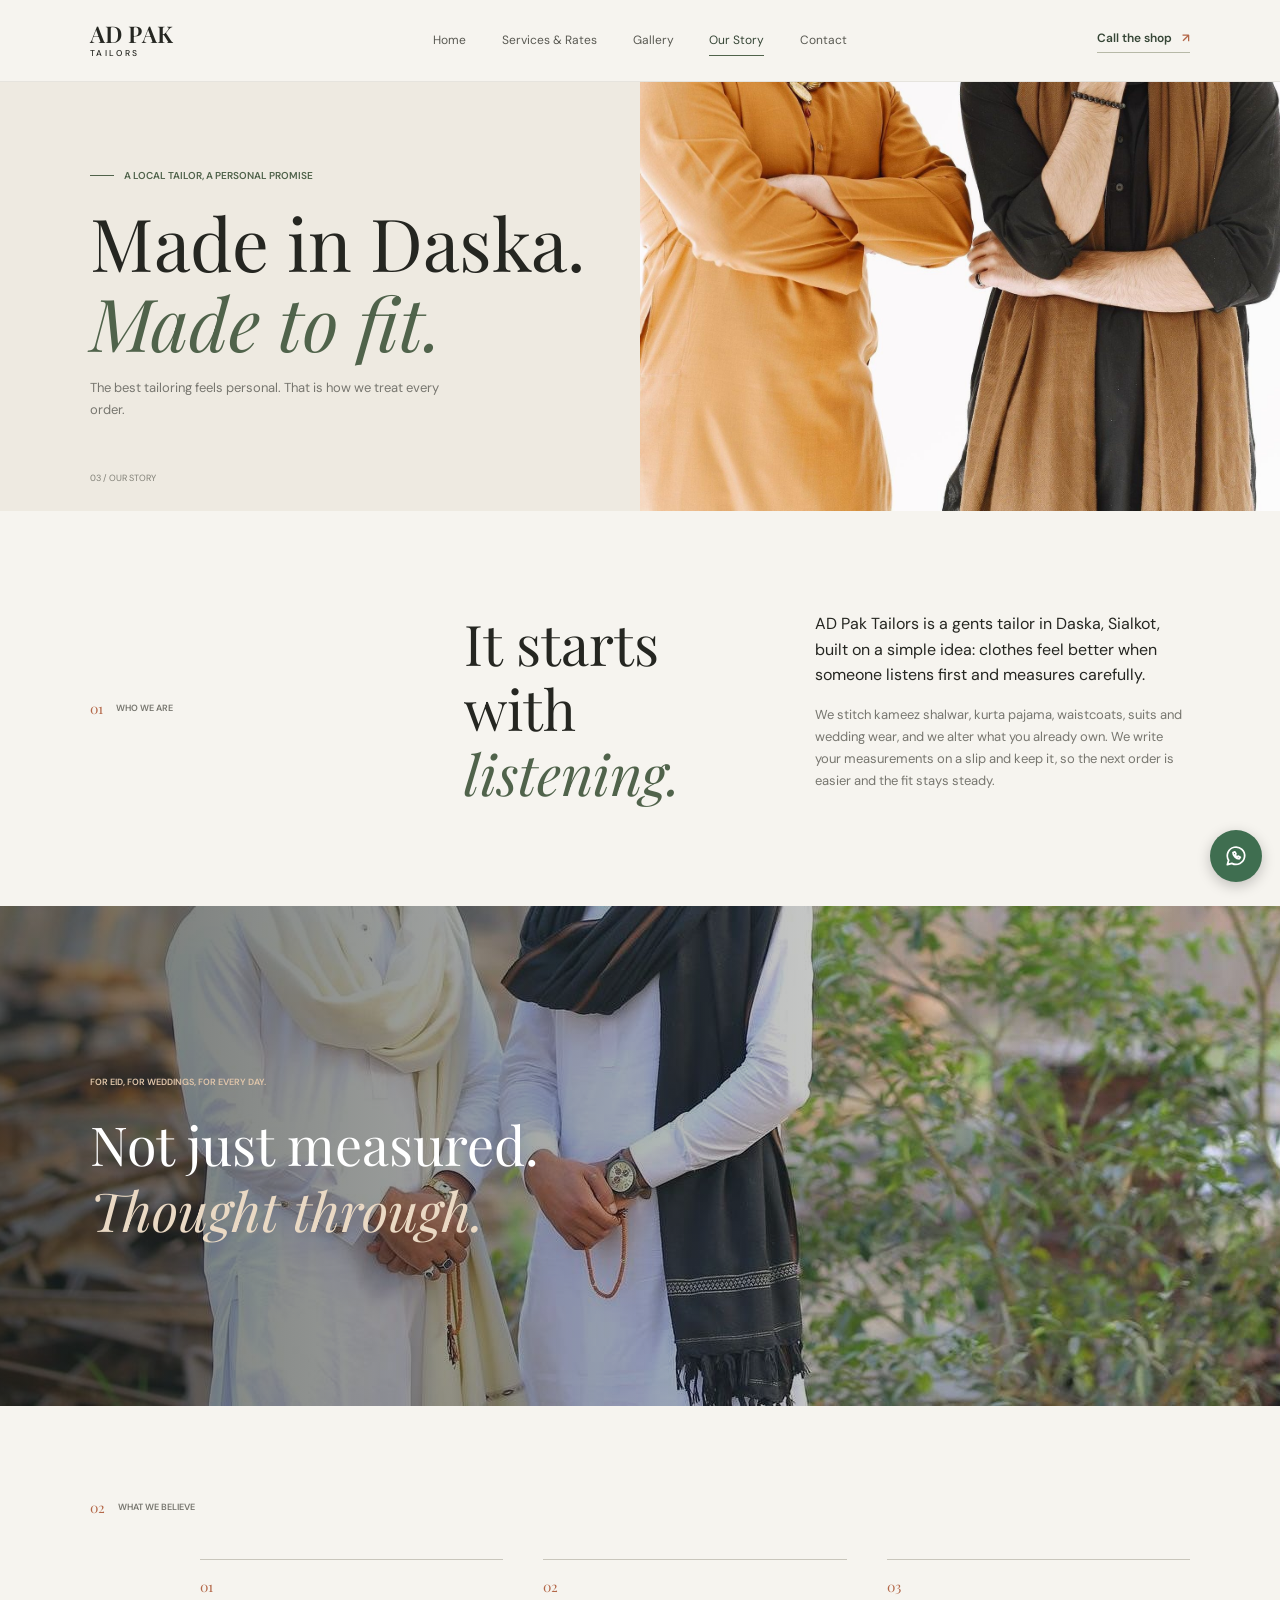
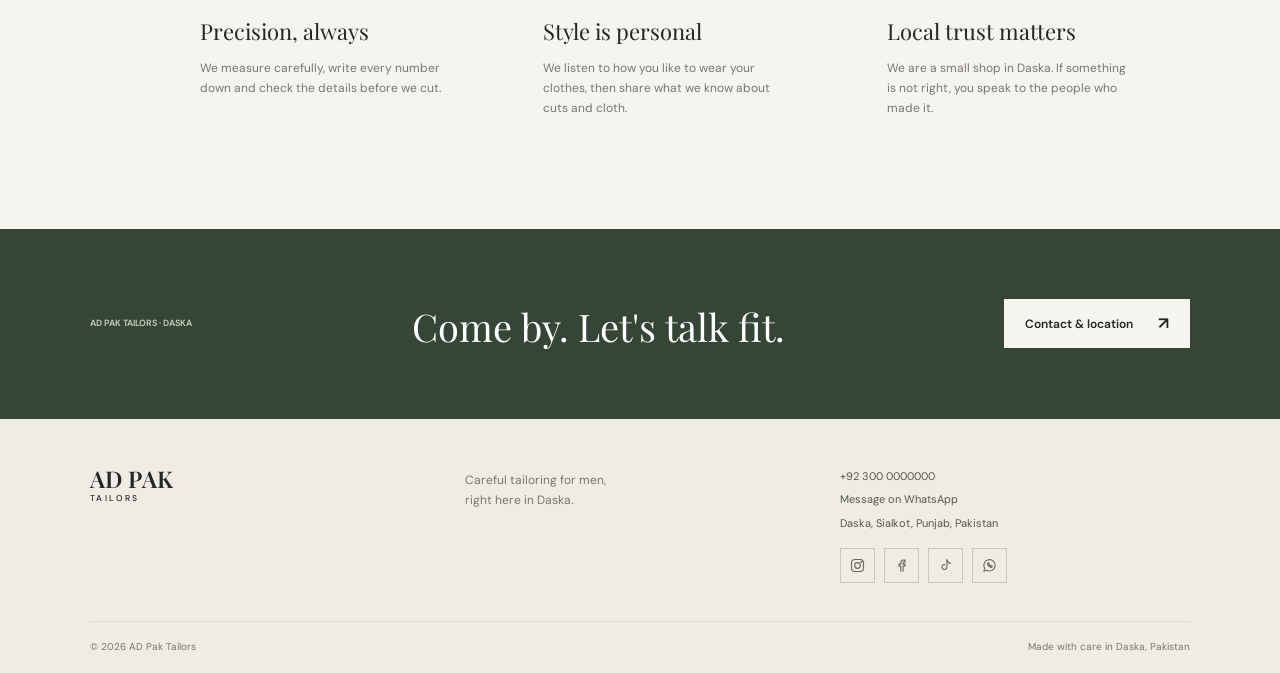
<file: about.html>
<!doctype html>
<html lang="en">
<head>
  <meta charset="utf-8">
  <meta name="viewport" content="width=device-width, initial-scale=1">
  <meta name="theme-color" content="#f6f4ef">
  <meta name="description" content="AD Pak Tailors is a gents tailor in Daska, Sialkot, built on careful measuring and a personal touch.">
  <title>Our Story | AD Pak Tailors</title>
  <link rel="icon" type="image/svg+xml" href="favicon.svg">
  <link rel="preconnect" href="https://fonts.googleapis.com">
  <link rel="preconnect" href="https://fonts.gstatic.com" crossorigin>
  <link href="https://fonts.googleapis.com/css2?family=DM+Sans:wght@400;500;600;700&family=Playfair+Display:wght@400;500;600&display=swap" rel="stylesheet">
  <link rel="stylesheet" href="styles.css">
  <script src="site.js" defer></script>
</head>
<body data-page="about">
  <a class="skip-link" href="#main">Skip to content</a>
  <header class="site-header">
    <a class="brand" href="index.html" aria-label="AD Pak Tailors home"><span class="brand-name">AD PAK <span>TAILORS</span></span></a>
    <button class="menu-toggle" type="button" aria-expanded="false" aria-controls="primary-navigation" aria-label="Open navigation"><span></span><span></span></button>
    <nav class="site-nav" id="primary-navigation" aria-label="Main navigation"><a href="index.html" data-nav="home">Home</a><a href="services.html" data-nav="services">Services &amp; Rates</a><a href="gallery.html" data-nav="gallery">Gallery</a><a href="about.html" data-nav="about">Our Story</a><a href="contact.html" data-nav="contact">Contact</a></nav>
    <a class="header-contact" href="tel:+923000000000">Call the shop <span aria-hidden="true">↗</span></a>
  </header>

  <main id="main">
    <section class="page-hero"><div class="page-hero-inner"><p class="eyebrow"><span></span> A LOCAL TAILOR, A PERSONAL PROMISE</p><h1>Made in Daska.<br><em>Made to fit.</em></h1><p class="page-deck">The best tailoring feels personal. That is how we treat every order.</p><span class="page-count">03 / OUR STORY</span></div><div class="page-hero-image story-hero-image" role="img" aria-label="Sand-coloured linen with a row of gold buttons"></div></section>
    <section class="story-opening section-wrap"><div class="intro-label"><span class="section-number">01</span><span>WHO WE ARE</span></div><div class="story-opening-copy"><h2>It starts with<br><em>listening.</em></h2><div><p class="lead">AD Pak Tailors is a gents tailor in Daska, Sialkot, built on a simple idea: clothes feel better when someone listens first and measures carefully.</p><p>We stitch kameez shalwar, kurta pajama, waistcoats, suits and wedding wear, and we alter what you already own. We write your measurements on a slip and keep it, so the next order is easier and the fit stays steady.</p></div></div></section>
    <section class="story-image-band"><img src="images/story-band.jpg" alt="Green linen with a long line of stitching" loading="lazy" width="1900" height="850"><div><span class="category-kicker">FOR EID, FOR WEDDINGS, FOR EVERY DAY.</span><p>Not just measured.<br><em>Thought through.</em></p></div></section>
    <section class="values-section section-wrap"><div class="intro-label"><span class="section-number">02</span><span>WHAT WE BELIEVE</span></div><div class="values-grid"><article><span class="value-number">01</span><h3>Precision, always</h3><p>We measure carefully, write every number down and check the details before we cut.</p></article><article><span class="value-number">02</span><h3>Style is personal</h3><p>We listen to how you like to wear your clothes, then share what we know about cuts and cloth.</p></article><article><span class="value-number">03</span><h3>Local trust matters</h3><p>We are a small shop in Daska. If something is not right, you speak to the people who made it.</p></article></div></section>
    <section class="story-cta"><span class="category-kicker">AD PAK TAILORS · DASKA</span><h2>Come by. Let's talk fit.</h2><a class="button button-light" href="contact.html">Contact &amp; location <span aria-hidden="true">↗</span></a></section>
  </main>

  <footer class="site-footer"><div class="footer-main"><a class="brand brand-footer" href="index.html"><span class="brand-name">AD PAK <span>TAILORS</span></span></a><p>Careful tailoring for men,<br>right here in Daska.</p><div class="footer-links"><a href="tel:+923000000000">+92 300 0000000</a><a href="https://wa.me/923000000000">Message on WhatsApp</a><a href="contact.html">Daska, Sialkot, Punjab, Pakistan</a><div class="social-links" aria-label="Social media"><a href="#" aria-label="Instagram"><svg viewBox="0 0 24 24" aria-hidden="true"><rect x="3.5" y="3.5" width="17" height="17" rx="5"/><circle cx="12" cy="12" r="4"/><circle cx="17.6" cy="6.7" r=".8"/></svg></a><a href="#" aria-label="Facebook"><svg viewBox="0 0 24 24" aria-hidden="true"><path d="M14.2 20v-7.1h2.4l.4-2.8h-2.8V8.3c0-.8.2-1.4 1.4-1.4h1.5V4.4c-.3 0-1.2-.1-2.2-.1-2.3 0-3.9 1.4-3.9 4v1.8H8.4v2.8H11V20"/></svg></a><a href="#" aria-label="TikTok"><svg viewBox="0 0 24 24" aria-hidden="true"><path d="M14 4v10.1a3.5 3.5 0 1 1-3-3.5"/><path d="M14 4c.4 2.7 2.2 4.4 5 4.6"/></svg></a><a href="https://wa.me/923000000000" aria-label="WhatsApp"><svg viewBox="0 0 24 24" aria-hidden="true"><path d="M4 20l1.2-4A8 8 0 1 1 8.2 18.8z"/><path d="M9.2 8.8c0 3 2.8 5.8 5.8 5.8l1-1.5-2-1-.8.8c-.8-.3-1.7-1.2-2-2l.8-.8-1-2z"/></svg></a></div></div></div><div class="footer-bottom"><span>© <span data-year></span> AD Pak Tailors</span><span>Made with care in Daska, Pakistan</span></div></footer>
  <a class="wafab" href="https://wa.me/923000000000?text=Assalam%20o%20Alaikum%2C%20I%20want%20to%20ask%20about%20stitching." aria-label="Chat on WhatsApp"><svg viewBox="0 0 24 24" aria-hidden="true"><path d="M4 20l1.2-4A8 8 0 1 1 8.2 18.8z"/><path d="M9.2 8.8c0 3 2.8 5.8 5.8 5.8l1-1.5-2-1-.8.8c-.8-.3-1.7-1.2-2-2l.8-.8-1-2z"/></svg></a>
</body>
</html>
</file>
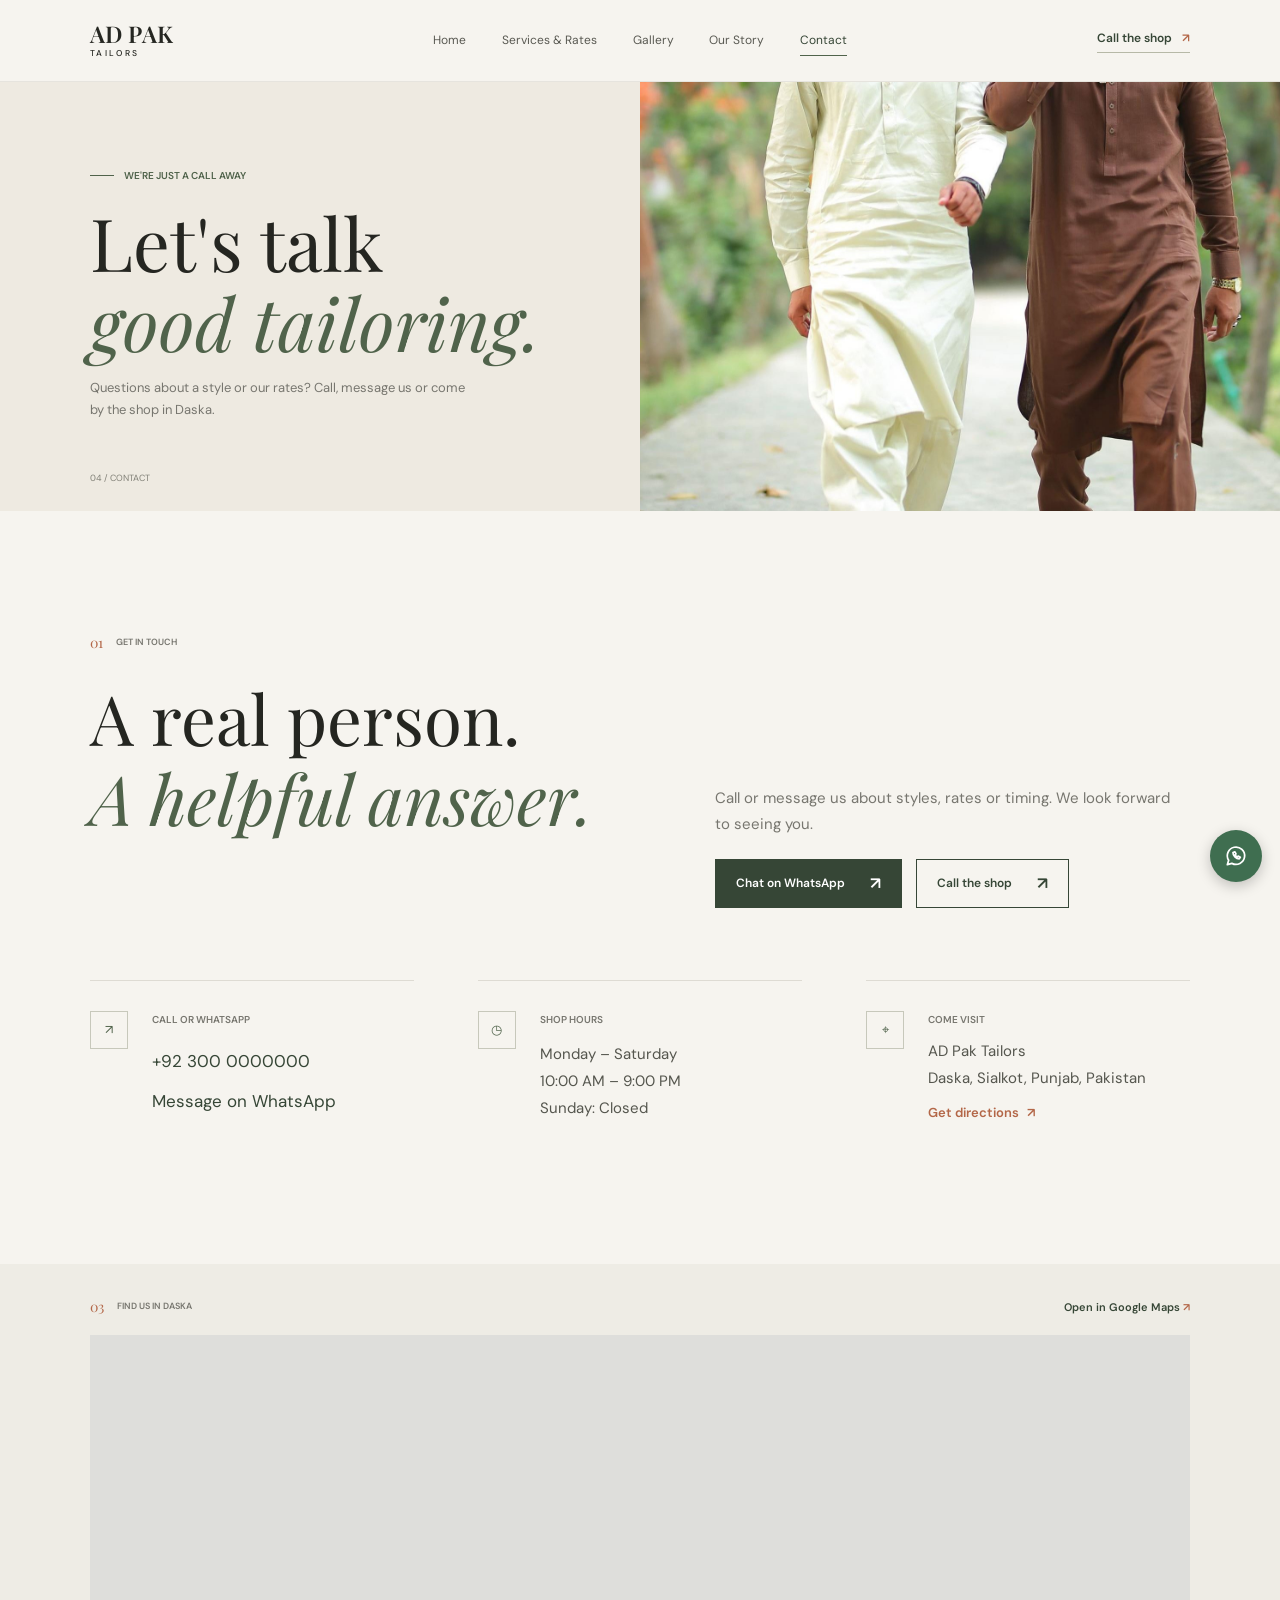
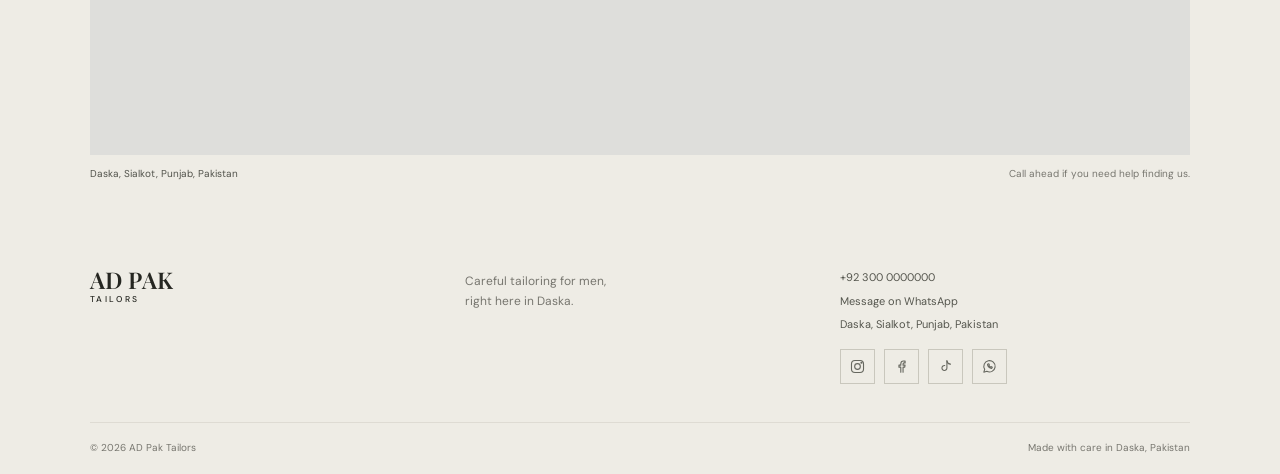
<file: contact.html>
<!doctype html>
<html lang="en">
<head>
  <meta charset="utf-8">
  <meta name="viewport" content="width=device-width, initial-scale=1">
  <meta name="theme-color" content="#f6f4ef">
  <meta name="description" content="Call, message or visit AD Pak Tailors in Daska, Sialkot.">
  <title>Contact &amp; Location | AD Pak Tailors</title>
  <link rel="icon" type="image/svg+xml" href="favicon.svg">
  <link rel="preconnect" href="https://fonts.googleapis.com">
  <link rel="preconnect" href="https://fonts.gstatic.com" crossorigin>
  <link href="https://fonts.googleapis.com/css2?family=DM+Sans:wght@400;500;600;700&family=Playfair+Display:wght@400;500;600&display=swap" rel="stylesheet">
  <link rel="stylesheet" href="styles.css">
  <script src="site.js" defer></script>
</head>
<body data-page="contact">
  <a class="skip-link" href="#main">Skip to content</a>
  <header class="site-header">
    <a class="brand" href="index.html" aria-label="AD Pak Tailors home"><span class="brand-name">AD PAK <span>TAILORS</span></span></a>
    <button class="menu-toggle" type="button" aria-expanded="false" aria-controls="primary-navigation" aria-label="Open navigation"><span></span><span></span></button>
    <nav class="site-nav" id="primary-navigation" aria-label="Main navigation"><a href="index.html" data-nav="home">Home</a><a href="services.html" data-nav="services">Services &amp; Rates</a><a href="gallery.html" data-nav="gallery">Gallery</a><a href="about.html" data-nav="about">Our Story</a><a href="contact.html" data-nav="contact">Contact</a></nav>
    <a class="header-contact" href="tel:+923000000000">Call the shop <span aria-hidden="true">↗</span></a>
  </header>

  <main id="main">
    <section class="page-hero contact-page-hero"><div class="page-hero-inner"><p class="eyebrow"><span></span> WE'RE JUST A CALL AWAY</p><h1>Let's talk<br><em>good tailoring.</em></h1><p class="page-deck">Questions about a style or our rates? Call, message us or come by the shop in Daska.</p><span class="page-count">04 / CONTACT</span></div><div class="page-hero-image contact-hero-image" role="img" aria-label="Dark green cloth with three cream buttons"></div></section>
    <section class="contact-layout section-wrap"><div class="contact-details"><div class="contact-intro"><div class="intro-label"><span class="section-number">01</span><span>GET IN TOUCH</span></div><h2>A real person.<br><em>A helpful answer.</em></h2><p>Call or message us about styles, rates or timing. We look forward to seeing you.</p><div class="contact-actions"><a class="button button-dark" href="https://wa.me/923000000000">Chat on WhatsApp <span aria-hidden="true">↗</span></a><a class="button button-line" href="tel:+923000000000">Call the shop <span aria-hidden="true">↗</span></a></div></div><div class="contact-rows"><div class="contact-detail-row"><span class="contact-icon" aria-hidden="true">↗</span><div><span>CALL OR WHATSAPP</span><a href="tel:+923000000000">+92 300 0000000</a><a href="https://wa.me/923000000000">Message on WhatsApp</a></div></div><div class="contact-detail-row"><span class="contact-icon" aria-hidden="true">◷</span><div><span>SHOP HOURS</span><p>Monday – Saturday<br>10:00 AM – 9:00 PM<br>Sunday: Closed</p></div></div><div class="contact-detail-row"><span class="contact-icon" aria-hidden="true">⌖</span><div><span>COME VISIT</span><p>AD Pak Tailors<br>Daska, Sialkot, Punjab, Pakistan</p><a class="directions-link" href="https://maps.app.goo.gl/oo2xEyX4zjYzP3H26" target="_blank" rel="noopener noreferrer">Get directions <span aria-hidden="true">↗</span></a></div></div></div></div>
    </section>
    <section class="map-section"><div class="map-heading"><div class="intro-label"><span class="section-number">03</span><span>FIND US IN DASKA</span></div><a href="https://maps.app.goo.gl/oo2xEyX4zjYzP3H26" target="_blank" rel="noopener noreferrer">Open in Google Maps <span aria-hidden="true">↗</span></a></div><iframe class="map-frame" title="Map showing AD Pak Tailors in Daska" src="https://maps.google.com/maps?q=AD+Pak+Tailors+Daska+Sialkot+Pakistan&z=15&ie=UTF8&output=embed" loading="lazy" referrerpolicy="no-referrer-when-downgrade" allowfullscreen></iframe><p class="map-caption">Daska, Sialkot, Punjab, Pakistan <span>Call ahead if you need help finding us.</span></p></section>
  </main>

  <footer class="site-footer"><div class="footer-main"><a class="brand brand-footer" href="index.html"><span class="brand-name">AD PAK <span>TAILORS</span></span></a><p>Careful tailoring for men,<br>right here in Daska.</p><div class="footer-links"><a href="tel:+923000000000">+92 300 0000000</a><a href="https://wa.me/923000000000">Message on WhatsApp</a><a href="contact.html">Daska, Sialkot, Punjab, Pakistan</a><div class="social-links" aria-label="Social media"><a href="#" aria-label="Instagram"><svg viewBox="0 0 24 24" aria-hidden="true"><rect x="3.5" y="3.5" width="17" height="17" rx="5"/><circle cx="12" cy="12" r="4"/><circle cx="17.6" cy="6.7" r=".8"/></svg></a><a href="#" aria-label="Facebook"><svg viewBox="0 0 24 24" aria-hidden="true"><path d="M14.2 20v-7.1h2.4l.4-2.8h-2.8V8.3c0-.8.2-1.4 1.4-1.4h1.5V4.4c-.3 0-1.2-.1-2.2-.1-2.3 0-3.9 1.4-3.9 4v1.8H8.4v2.8H11V20"/></svg></a><a href="#" aria-label="TikTok"><svg viewBox="0 0 24 24" aria-hidden="true"><path d="M14 4v10.1a3.5 3.5 0 1 1-3-3.5"/><path d="M14 4c.4 2.7 2.2 4.4 5 4.6"/></svg></a><a href="https://wa.me/923000000000" aria-label="WhatsApp"><svg viewBox="0 0 24 24" aria-hidden="true"><path d="M4 20l1.2-4A8 8 0 1 1 8.2 18.8z"/><path d="M9.2 8.8c0 3 2.8 5.8 5.8 5.8l1-1.5-2-1-.8.8c-.8-.3-1.7-1.2-2-2l.8-.8-1-2z"/></svg></a></div></div></div><div class="footer-bottom"><span>© <span data-year></span> AD Pak Tailors</span><span>Made with care in Daska, Pakistan</span></div></footer>
  <a class="wafab" href="https://wa.me/923000000000?text=Assalam%20o%20Alaikum%2C%20I%20want%20to%20ask%20about%20stitching." aria-label="Chat on WhatsApp"><svg viewBox="0 0 24 24" aria-hidden="true"><path d="M4 20l1.2-4A8 8 0 1 1 8.2 18.8z"/><path d="M9.2 8.8c0 3 2.8 5.8 5.8 5.8l1-1.5-2-1-.8.8c-.8-.3-1.7-1.2-2-2l.8-.8-1-2z"/></svg></a>
</body>
</html>
</file>
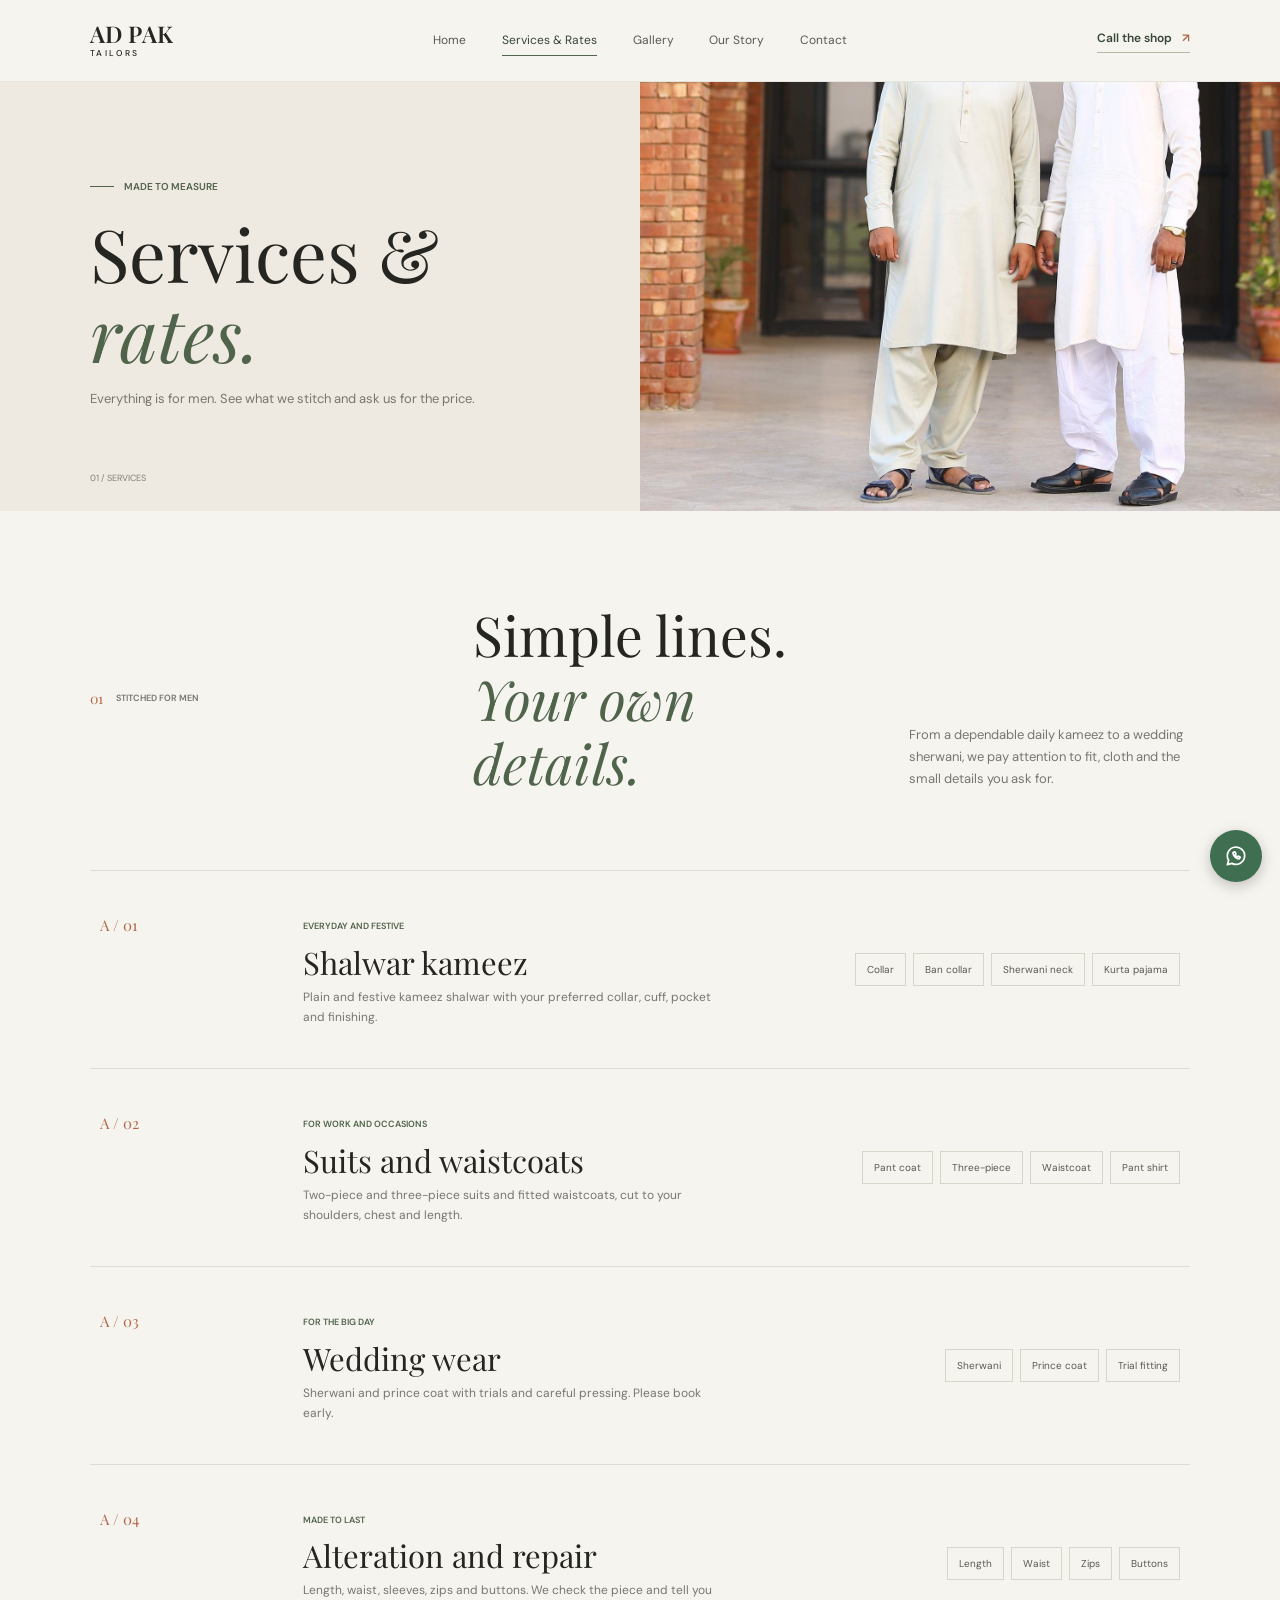
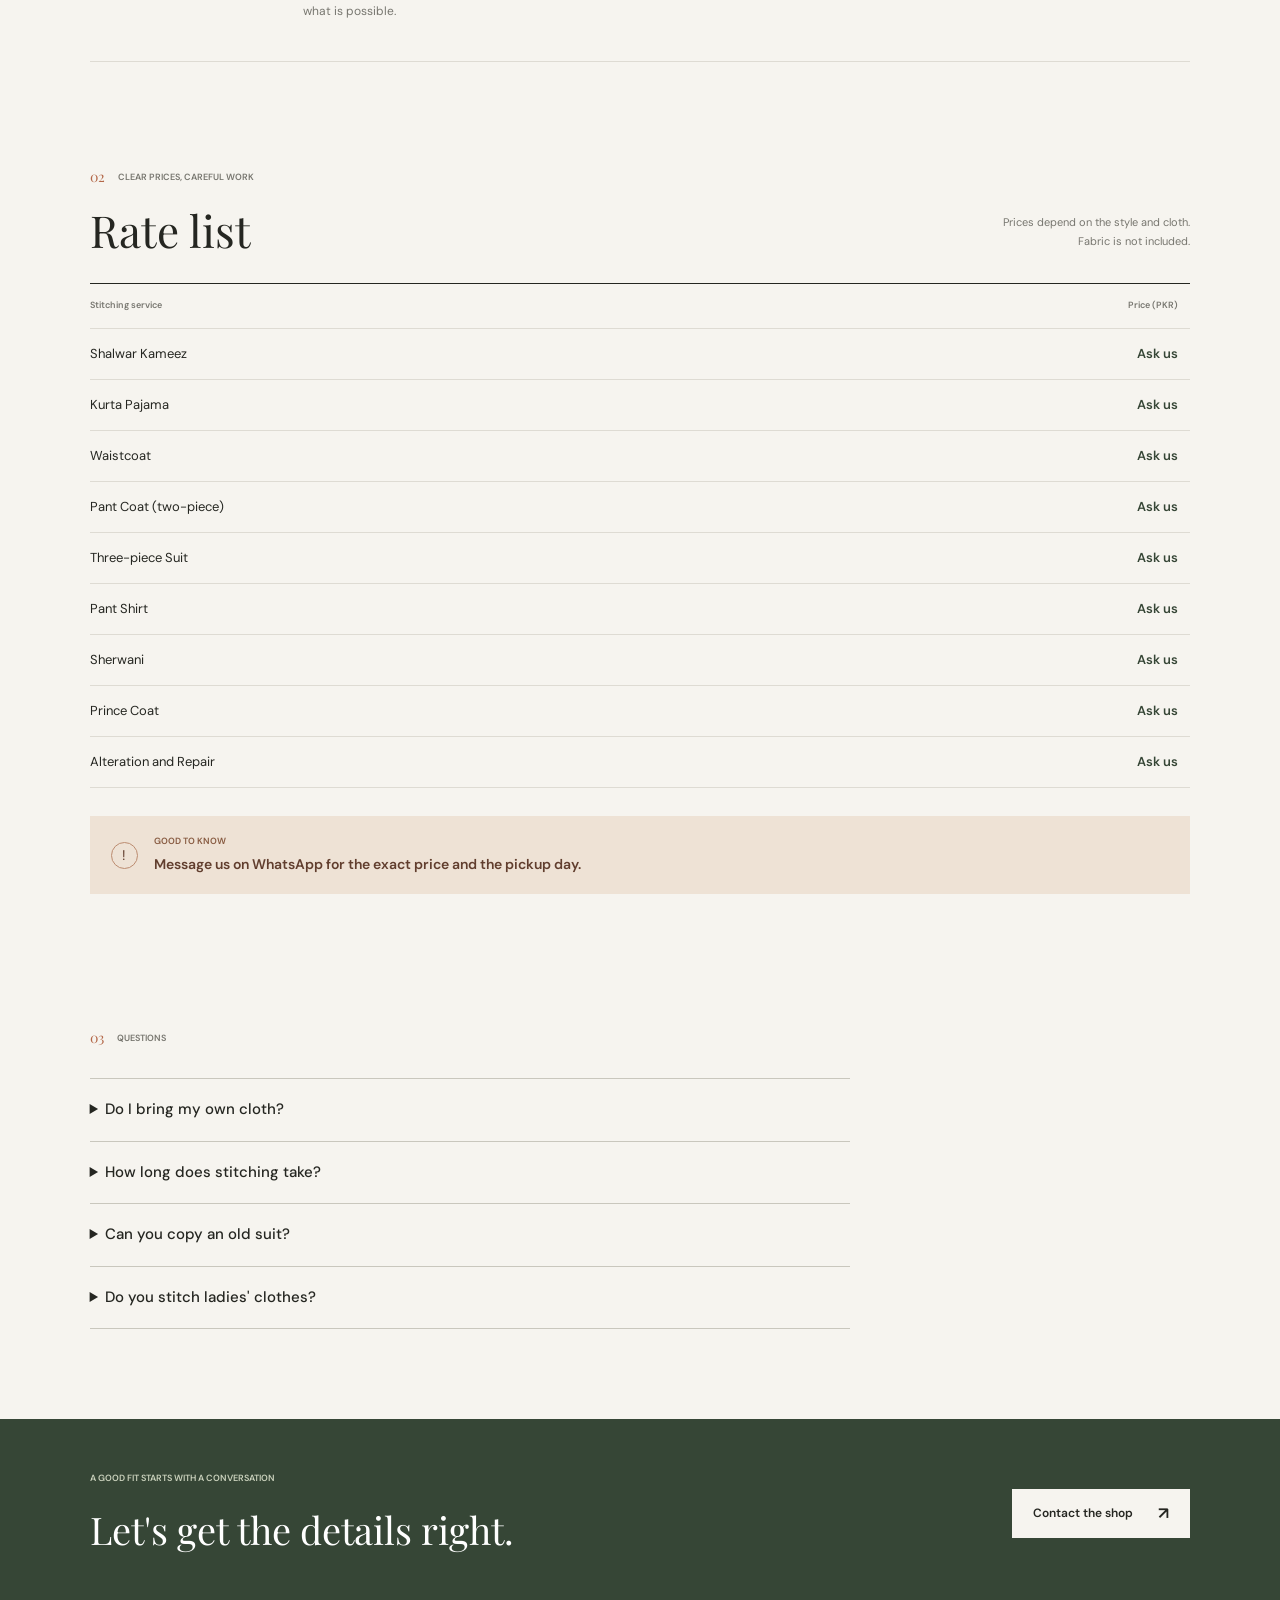
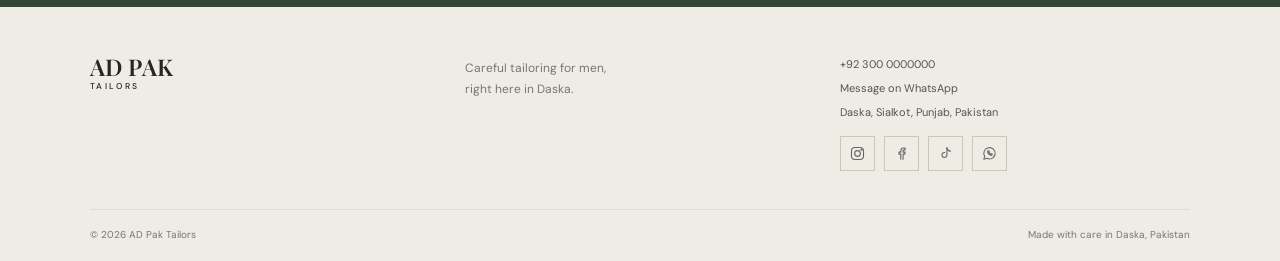
<file: services.html>
<!doctype html>
<html lang="en">
<head>
  <meta charset="utf-8">
  <meta name="viewport" content="width=device-width, initial-scale=1">
  <meta name="theme-color" content="#f6f4ef">
  <meta name="description" content="Kameez shalwar, suits, waistcoats, sherwani and alteration at AD Pak Tailors, Daska. Ask us for rates.">
  <title>Services &amp; Rates | AD Pak Tailors</title>
  <link rel="icon" type="image/svg+xml" href="favicon.svg">
  <link rel="preconnect" href="https://fonts.googleapis.com">
  <link rel="preconnect" href="https://fonts.gstatic.com" crossorigin>
  <link href="https://fonts.googleapis.com/css2?family=DM+Sans:wght@400;500;600;700&family=Playfair+Display:wght@400;500;600&display=swap" rel="stylesheet">
  <link rel="stylesheet" href="styles.css">
  <script src="site.js" defer></script>
</head>
<body data-page="services">
  <a class="skip-link" href="#main">Skip to content</a>
  <header class="site-header">
    <a class="brand" href="index.html" aria-label="AD Pak Tailors home"><span class="brand-name">AD PAK <span>TAILORS</span></span></a>
    <button class="menu-toggle" type="button" aria-expanded="false" aria-controls="primary-navigation" aria-label="Open navigation"><span></span><span></span></button>
    <nav class="site-nav" id="primary-navigation" aria-label="Main navigation"><a href="index.html" data-nav="home">Home</a><a href="services.html" data-nav="services">Services &amp; Rates</a><a href="gallery.html" data-nav="gallery">Gallery</a><a href="about.html" data-nav="about">Our Story</a><a href="contact.html" data-nav="contact">Contact</a></nav>
    <a class="header-contact" href="tel:+923000000000">Call the shop <span aria-hidden="true">↗</span></a>
  </header>

  <main id="main">
    <section class="page-hero"><div class="page-hero-inner"><p class="eyebrow"><span></span> MADE TO MEASURE</p><h1>Services &amp;<br><em>rates.</em></h1><p class="page-deck">Everything is for men. See what we stitch and ask us for the price.</p><span class="page-count">01 / SERVICES</span></div><div class="page-hero-image service-hero-image" role="img" aria-label="Navy cloth with a row of white buttons"></div></section>
    <section class="service-intro section-wrap"><div class="intro-label"><span class="section-number">01</span><span>STITCHED FOR MEN</span></div><div class="service-intro-copy"><h2>Simple lines.<br><em>Your own details.</em></h2><p>From a dependable daily kameez to a wedding sherwani, we pay attention to fit, cloth and the small details you ask for.</p></div></section>
    <section class="service-categories"><article class="category-panel"><span class="category-index">A / 01</span><div class="category-details"><span class="category-kicker">EVERYDAY AND FESTIVE</span><h3>Shalwar kameez</h3><p>Plain and festive kameez shalwar with your preferred collar, cuff, pocket and finishing.</p></div><div class="category-tags"><span>Collar</span><span>Ban collar</span><span>Sherwani neck</span><span>Kurta pajama</span></div></article><article class="category-panel"><span class="category-index">A / 02</span><div class="category-details"><span class="category-kicker">FOR WORK AND OCCASIONS</span><h3>Suits and waistcoats</h3><p>Two-piece and three-piece suits and fitted waistcoats, cut to your shoulders, chest and length.</p></div><div class="category-tags"><span>Pant coat</span><span>Three-piece</span><span>Waistcoat</span><span>Pant shirt</span></div></article><article class="category-panel"><span class="category-index">A / 03</span><div class="category-details"><span class="category-kicker">FOR THE BIG DAY</span><h3>Wedding wear</h3><p>Sherwani and prince coat with trials and careful pressing. Please book early.</p></div><div class="category-tags"><span>Sherwani</span><span>Prince coat</span><span>Trial fitting</span></div></article><article class="category-panel"><span class="category-index">A / 04</span><div class="category-details"><span class="category-kicker">MADE TO LAST</span><h3>Alteration and repair</h3><p>Length, waist, sleeves, zips and buttons. We check the piece and tell you what is possible.</p></div><div class="category-tags"><span>Length</span><span>Waist</span><span>Zips</span><span>Buttons</span></div></article></section>
    <section class="rates-section section-wrap"><div class="rates-heading"><div><div class="intro-label"><span class="section-number">02</span><span>CLEAR PRICES, CAREFUL WORK</span></div><h2>Rate list</h2></div><p>Prices depend on the style and cloth.<br>Fabric is not included.</p></div><div class="rates-table-wrap"><table class="rates-table"><thead><tr><th scope="col">Stitching service</th><th scope="col">Price (PKR)</th></tr></thead><tbody><tr><td>Shalwar Kameez</td><td>Ask us</td></tr><tr><td>Kurta Pajama</td><td>Ask us</td></tr><tr><td>Waistcoat</td><td>Ask us</td></tr><tr><td>Pant Coat (two-piece)</td><td>Ask us</td></tr><tr><td>Three-piece Suit</td><td>Ask us</td></tr><tr><td>Pant Shirt</td><td>Ask us</td></tr><tr><td>Sherwani</td><td>Ask us</td></tr><tr><td>Prince Coat</td><td>Ask us</td></tr><tr><td>Alteration and Repair</td><td>Ask us</td></tr></tbody></table></div><aside class="policy-note"><span class="policy-symbol" aria-hidden="true">!</span><p><span>GOOD TO KNOW</span>Message us on WhatsApp for the exact price and the pickup day.</p></aside></section>
    <section class="faq-section section-wrap"><div class="intro-label"><span class="section-number">03</span><span>QUESTIONS</span></div><div class="faq-list"><details><summary>Do I bring my own cloth?</summary><p>Yes, most customers do. If you need cloth, ask us and we will guide you.</p></details><details><summary>How long does stitching take?</summary><p>It depends on the item and the season. We give you a pickup day when you order. Please book early before Eid.</p></details><details><summary>Can you copy an old suit?</summary><p>Yes. Bring the old piece and we will match the fit.</p></details><details><summary>Do you stitch ladies' clothes?</summary><p>No. We are a gents tailor only.</p></details></div></section>
    <section class="service-cta"><div><span class="category-kicker">A GOOD FIT STARTS WITH A CONVERSATION</span><h2>Let's get the details right.</h2></div><a class="button button-light" href="contact.html">Contact the shop <span aria-hidden="true">↗</span></a></section>
  </main>

  <footer class="site-footer"><div class="footer-main"><a class="brand brand-footer" href="index.html"><span class="brand-name">AD PAK <span>TAILORS</span></span></a><p>Careful tailoring for men,<br>right here in Daska.</p><div class="footer-links"><a href="tel:+923000000000">+92 300 0000000</a><a href="https://wa.me/923000000000">Message on WhatsApp</a><a href="contact.html">Daska, Sialkot, Punjab, Pakistan</a><div class="social-links" aria-label="Social media"><a href="#" aria-label="Instagram"><svg viewBox="0 0 24 24" aria-hidden="true"><rect x="3.5" y="3.5" width="17" height="17" rx="5"/><circle cx="12" cy="12" r="4"/><circle cx="17.6" cy="6.7" r=".8"/></svg></a><a href="#" aria-label="Facebook"><svg viewBox="0 0 24 24" aria-hidden="true"><path d="M14.2 20v-7.1h2.4l.4-2.8h-2.8V8.3c0-.8.2-1.4 1.4-1.4h1.5V4.4c-.3 0-1.2-.1-2.2-.1-2.3 0-3.9 1.4-3.9 4v1.8H8.4v2.8H11V20"/></svg></a><a href="#" aria-label="TikTok"><svg viewBox="0 0 24 24" aria-hidden="true"><path d="M14 4v10.1a3.5 3.5 0 1 1-3-3.5"/><path d="M14 4c.4 2.7 2.2 4.4 5 4.6"/></svg></a><a href="https://wa.me/923000000000" aria-label="WhatsApp"><svg viewBox="0 0 24 24" aria-hidden="true"><path d="M4 20l1.2-4A8 8 0 1 1 8.2 18.8z"/><path d="M9.2 8.8c0 3 2.8 5.8 5.8 5.8l1-1.5-2-1-.8.8c-.8-.3-1.7-1.2-2-2l.8-.8-1-2z"/></svg></a></div></div></div><div class="footer-bottom"><span>© <span data-year></span> AD Pak Tailors</span><span>Made with care in Daska, Pakistan</span></div></footer>
  <a class="wafab" href="https://wa.me/923000000000?text=Assalam%20o%20Alaikum%2C%20I%20want%20to%20ask%20about%20stitching." aria-label="Chat on WhatsApp"><svg viewBox="0 0 24 24" aria-hidden="true"><path d="M4 20l1.2-4A8 8 0 1 1 8.2 18.8z"/><path d="M9.2 8.8c0 3 2.8 5.8 5.8 5.8l1-1.5-2-1-.8.8c-.8-.3-1.7-1.2-2-2l.8-.8-1-2z"/></svg></a>
</body>
</html>
</file>
<file: styles.css>
:root {
  color-scheme: light;
  --paper: #f6f4ef;
  --white: #fffefa;
  --ink: #252621;
  --muted: #77766f;
  --rule: #dedbd3;
  --olive: #50634b;
  --olive-dark: #364636;
  --rust: #b36748;
  --serif: "Playfair Display", Georgia, serif;
  --sans: "DM Sans", Arial, sans-serif;
  --page-gutter: clamp(22px, 7vw, 100px);
  font-family: var(--sans);
  font-synthesis: none;
  text-rendering: optimizeLegibility;
  -webkit-font-smoothing: antialiased;
  -moz-osx-font-smoothing: grayscale;
}

* { box-sizing: border-box; }
html { scroll-behavior: smooth; }
body { margin: 0; color: var(--ink); background: var(--paper); font-size: 15px; line-height: 1.7; }
img { display: block; max-width: 100%; }
a { color: inherit; text-decoration: none; }
button, input, select, textarea { font: inherit; }
button, a, input, select, textarea { -webkit-tap-highlight-color: transparent; }
::selection { color: white; background: var(--olive); }
.skip-link { position: absolute; z-index: 15; top: -60px; left: 16px; padding: 10px 16px; background: var(--white); }
.skip-link:focus { top: 12px; }
.site-header { position: relative; z-index: 10; min-height: 82px; padding: 0 var(--page-gutter); display: grid; grid-template-columns: 1fr auto 1fr; align-items: center; gap: 24px; background: var(--paper); border-bottom: 1px solid rgba(37, 38, 33, .08); }
.brand { display: inline-flex; align-items: center; gap: 11px; width: max-content; }
.brand-mark { display: grid; place-items: center; width: 38px; height: 38px; border: 1px solid var(--olive); color: var(--olive); font-family: var(--serif); font-size: 23px; line-height: 1; }
.brand-name { display: grid; gap: 3px; font-size: 13px; line-height: 1.2; font-weight: 700; letter-spacing: 0; }
.brand-name span { font-size: 8px; font-weight: 500; letter-spacing: 1.8px; }
.site-nav { display: flex; align-items: center; gap: clamp(18px, 2.8vw, 39px); }
.site-nav a { position: relative; padding: 8px 0; color: #595952; font-size: 12px; transition: color .2s ease; }
.site-nav a:hover, .site-nav a[aria-current="page"] { color: var(--olive-dark); }
.site-nav a[aria-current="page"]::after { position: absolute; right: 0; bottom: 3px; left: 0; height: 1px; background: var(--olive); content: ""; }
.header-contact { justify-self: end; padding-bottom: 3px; color: var(--olive-dark); font-size: 12px; font-weight: 600; border-bottom: 1px solid #b7b9a7; }
.header-contact span { margin-left: 7px; color: var(--rust); }
.menu-toggle { display: none; }
.hero { position: relative; min-height: min(690px, 76vw); min-height: min(690px, max(570px, 69vw)); overflow: hidden; color: white; background: #39403b; }
.hero-slides, .hero-shade { position: absolute; inset: 0; width: 100%; height: 100%; }
.hero-image { position: absolute; inset: 0; width: 100%; height: 100%; object-fit: cover; object-position: 54% 50%; opacity: 0; animation: hero-slideshow 18s infinite; }
.hero-image:nth-child(2) { animation-delay: -6s; }
.hero-image:nth-child(3) { animation-delay: -12s; }
.hero-shade { background: linear-gradient(90deg, rgba(21, 25, 22, .78) 0%, rgba(24, 27, 24, .57) 44%, rgba(24, 27, 24, .08) 100%), linear-gradient(0deg, rgba(21, 25, 22, .17), transparent 42%); }
.hero-content { position: relative; z-index: 1; width: min(820px, 76%); padding: clamp(100px, 14vw, 178px) var(--page-gutter) 110px; animation: content-arrive .75s .08s ease both; }
.eyebrow { display: flex; align-items: center; gap: 10px; margin: 0 0 23px; color: var(--olive); font-size: 10px; font-weight: 600; letter-spacing: 0; }
.eyebrow > span { display: inline-block; width: 24px; height: 1px; background: currentColor; }
.light-eyebrow { color: #d8cdb3; }
h1, h2, h3, p { margin-top: 0; }
h1, h2, .quote-inner > p, .story-image-band > div > p { font-family: var(--serif); font-weight: 400; letter-spacing: 0; }
.hero h1 { margin: 0 0 22px; font-size: clamp(50px, 7.2vw, 94px); line-height: 1.08; }
.hero-subtitle { margin-bottom: 34px; color: #f0eee8; font-size: clamp(16px, 1.75vw, 21px); line-height: 1.65; }
.button { display: inline-flex; min-height: 49px; align-items: center; justify-content: center; gap: 25px; padding: 0 20px; border: 1px solid transparent; font-size: 12px; font-weight: 600; transition: background .2s ease, color .2s ease, border-color .2s ease; }
.button span { font-size: 17px; }
.button-light { color: var(--ink); background: var(--paper); }
.button-light:hover { color: white; background: var(--olive-dark); }
.button-dark { color: white; background: var(--olive-dark); cursor: pointer; }
.button-dark:hover { background: var(--olive); }
.button-outline { color: white; border-color: rgba(255,255,255,.48); }
.button-outline:hover { color: var(--ink); background: var(--paper); }
.hero-side-note { position: absolute; right: var(--page-gutter); bottom: 25px; display: flex; gap: 25px; margin: 0; color: rgba(255,255,255,.75); font-size: 9px; letter-spacing: 0; }
.hero-side-note span { color: rgba(255,255,255,.52); }
.section-wrap { padding-right: var(--page-gutter); padding-left: var(--page-gutter); }
.intro-section { padding-top: 105px; padding-bottom: 116px; }
.intro-label { display: flex; align-items: center; gap: 13px; color: var(--muted); font-size: 9px; font-weight: 600; letter-spacing: 0; }
.section-number { color: var(--rust); font-family: var(--serif); font-size: 14px; font-weight: 400; }
.intro-copy { display: grid; grid-template-columns: 1fr .72fr; align-items: start; gap: 11%; margin-top: 33px; padding-left: 10%; }
.intro-copy h2, .craft-heading h2, .visit-copy h2, .page-hero h1, .service-intro-copy h2, .gallery-intro-copy h2, .story-opening h2, .contact-details h2, .rates-heading h2 { margin-bottom: 0; font-size: clamp(38px, 5.1vw, 64px); line-height: 1.16; }
h2 em, .page-hero h1 em { color: var(--olive); font-weight: 400; }
.intro-copy > div > p { max-width: 455px; color: var(--muted); font-size: 14px; }
.intro-copy > div > .lead { margin-bottom: 14px; color: var(--ink); font-size: 18px; line-height: 1.55; }
.text-link { display: inline-flex; align-items: center; gap: 16px; margin-top: 15px; padding-bottom: 4px; color: var(--olive-dark); border-bottom: 1px solid #aeb29e; font-size: 12px; font-weight: 600; }
.text-link span, .craft-item > a span { color: var(--rust); transition: transform .2s ease; }
.text-link:hover span, .craft-item > a:hover span { transform: translateX(3px); }
.craft-section { padding: 89px var(--page-gutter) 100px; color: var(--white); background: var(--olive-dark); }
.craft-inner { display: grid; grid-template-columns: 1.15fr repeat(3, 1fr); gap: 34px; padding: 0; }
.craft-heading { padding-right: 14px; }
.craft-heading .intro-label { color: #c2c6b8; }
.craft-heading h2 { margin: 29px 0 14px; font-size: clamp(37px, 4vw, 51px); line-height: 1.16; }
.craft-heading > p { max-width: 265px; color: #c5c8bd; font-size: 13px; }
.craft-item { position: relative; min-height: 223px; padding: 21px 5px 0 24px; border-left: 1px solid rgba(255,255,255,.22); }
.craft-index { color: #c6c8bb; font-size: 9px; }
.craft-symbol { margin: 13px 0 9px; color: #d2ac85; font-family: var(--serif); font-size: 26px; }
.craft-item h3 { margin-bottom: 7px; font-family: var(--serif); font-size: 23px; font-weight: 400; }
.craft-item p { max-width: 220px; margin-bottom: 15px; color: #c5c8bd; font-size: 12px; line-height: 1.75; }
.craft-item > a { display: inline-flex; gap: 11px; color: #fff; font-size: 11px; font-weight: 500; }
.visit-section { display: grid; grid-template-columns: 1fr .86fr; align-items: center; gap: clamp(40px, 9vw, 120px); padding-top: 110px; padding-bottom: 112px; }
.visit-image-wrap { height: clamp(330px, 41vw, 505px); overflow: hidden; background: #e3dfd6; }
.visit-image-wrap img { width: 100%; height: 100%; object-fit: cover; }
.visit-copy h2 { margin: 24px 0 17px; font-size: clamp(37px, 4.3vw, 54px); }
.visit-copy > p { max-width: 435px; margin-bottom: 22px; color: var(--muted); font-size: 13px; }
.visit-facts { display: grid; gap: 5px; margin-bottom: 10px; color: #585950; font-size: 12px; }
.visit-facts span::before { margin-right: 10px; color: var(--rust); content: "—"; }
.quote-band { padding: 54px var(--page-gutter); color: white; background: #a45f45; }
.quote-inner { display: grid; grid-template-columns: auto 1fr auto; align-items: center; gap: 21px; max-width: 1160px; margin: 0 auto; }
.quote-mark { align-self: start; color: #e6c5ae; font-family: var(--serif); font-size: 61px; line-height: .9; }
.quote-inner > p { margin: 0; font-size: clamp(27px, 3.1vw, 40px); line-height: 1.35; }
.quote-inner > p em { color: #f1d7c2; font-weight: 400; }
.quote-inner .button { justify-self: end; }
.site-footer { padding: 48px var(--page-gutter) 0; background: #eeece5; }
.footer-main { display: grid; grid-template-columns: 1fr 1fr 1fr; align-items: start; gap: 25px; padding-bottom: 38px; }
.brand-footer { align-self: start; }
.footer-main > p { margin: 3px 0 0; color: var(--muted); font-size: 12px; }
.footer-links { display: grid; justify-items: start; gap: 5px; color: #55564e; font-size: 11px; }
.footer-links a:hover { color: var(--olive); text-decoration: underline; text-underline-offset: 3px; }
.social-links { display: flex; gap: 9px; margin-top: 10px; }
.social-links a { display: grid; width: 35px; height: 35px; place-items: center; color: #66675f; border: 1px solid #c9c7bd; transition: color .2s ease, border-color .2s ease; }
.social-links a:hover { color: var(--olive-dark); border-color: var(--olive); }
.social-links svg { width: 17px; height: 17px; fill: none; stroke: currentColor; stroke-linecap: round; stroke-linejoin: round; stroke-width: 1.55; }
.footer-bottom { display: flex; justify-content: space-between; gap: 20px; padding: 16px 0 18px; color: #77766f; border-top: 1px solid var(--rule); font-size: 10px; }

/* Shared interior-page heading */
.page-hero { position: relative; display: grid; min-height: 429px; grid-template-columns: 1fr 1fr; overflow: hidden; background: #eeeae1; }
.page-hero-inner { position: relative; z-index: 1; display: flex; flex-direction: column; align-items: start; justify-content: center; padding: 65px 38px 70px var(--page-gutter); }
.page-hero .eyebrow { margin-bottom: 18px; }
.page-hero h1 { margin-bottom: 15px; font-size: clamp(43px, 5.8vw, 73px); line-height: 1.1; }
.page-hero h1 em { color: var(--olive); }
.page-deck { max-width: 385px; margin-bottom: 0; color: var(--muted); font-size: 13px; }
.page-count { position: absolute; bottom: 25px; left: var(--page-gutter); color: #818077; font-size: 9px; }
.page-hero-image { min-height: 429px; background-color: #d9d5cb; background-position: center; background-size: cover; }
.service-hero-image { background-image: url("images/service-hero.jpg"); background-position: center 50%; }
.gallery-hero-image { background-image: url("images/gallery-hero.jpg"); background-position: center 43%; }
.story-hero-image { background-image: url("images/story-hero.jpg"); background-position: center 50%; }
.contact-hero-image { background-image: url("images/contact-hero.jpg"); background-position: center 50%; }
.service-intro, .gallery-intro { display: grid; grid-template-columns: .55fr 1.2fr; gap: 5%; padding-top: 92px; padding-bottom: 76px; }
.service-intro-copy, .gallery-intro-copy { display: grid; grid-template-columns: 1fr .73fr; align-items: end; gap: 7%; }
.service-intro-copy h2, .gallery-intro-copy h2 { font-size: clamp(38px, 4.5vw, 55px); }
.service-intro-copy > p, .gallery-intro-copy > p { max-width: 340px; margin-bottom: 4px; color: var(--muted); font-size: 13px; }
.service-categories { padding: 0 var(--page-gutter); }
.category-panel { display: grid; grid-template-columns: .45fr 1.15fr 1fr; align-items: center; gap: 25px; min-height: 198px; padding: 33px 10px; border-top: 1px solid var(--rule); }
.category-panel:last-child { border-bottom: 1px solid var(--rule); }
.category-index { align-self: start; padding-top: 9px; color: var(--rust); font-family: var(--serif); font-size: 15px; }
.category-kicker { color: var(--olive); font-size: 9px; font-weight: 600; letter-spacing: 0; }
.category-details h3 { margin: 5px 0 5px; font-family: var(--serif); font-size: 31px; font-weight: 400; line-height: 1.25; }
.category-details p { max-width: 410px; margin: 0; color: var(--muted); font-size: 12px; }
.category-tags { display: flex; flex-wrap: wrap; justify-content: flex-end; gap: 7px; }
.category-tags span { padding: 7px 11px; color: #595950; border: 1px solid #d7d4ca; font-size: 10px; }
.rates-section { padding-top: 103px; padding-bottom: 112px; }
.rates-heading { display: flex; align-items: end; justify-content: space-between; gap: 25px; margin-bottom: 28px; }
.rates-heading h2 { margin-top: 15px; font-size: 44px; }
.rates-heading > p { margin: 0 0 5px; color: var(--muted); font-size: 11px; text-align: right; }
.rates-table-wrap { overflow-x: auto; border-top: 1px solid var(--ink); }
.rates-table { width: 100%; border-collapse: collapse; text-align: left; }
.rates-table th, .rates-table td { padding: 14px 12px; border-bottom: 1px solid var(--rule); }
.rates-table th { color: var(--muted); font-size: 9px; font-weight: 600; letter-spacing: 0; }
.rates-table td { font-size: 13px; }
.rates-table th:first-child, .rates-table td:first-child { padding-left: 0; }
.rates-table th:last-child, .rates-table td:last-child { width: 175px; text-align: right; }
.rates-table td:last-child { color: var(--olive-dark); font-weight: 600; white-space: nowrap; }
.policy-note { display: flex; align-items: center; gap: 16px; margin-top: 28px; padding: 18px 21px; color: #613e2e; background: #eee2d5; }
.policy-symbol { display: grid; flex: 0 0 27px; width: 27px; height: 27px; place-items: center; border: 1px solid #bc8c70; border-radius: 50%; font-size: 14px; }
.policy-note p { display: grid; gap: 3px; margin: 0; font-size: 14px; font-weight: 600; }
.policy-note p span { color: #875a40; font-size: 9px; font-weight: 600; letter-spacing: 0; }
.service-cta, .story-cta { display: flex; align-items: center; justify-content: space-between; gap: 25px; padding: 45px var(--page-gutter); color: white; background: var(--olive-dark); }
.service-cta .category-kicker, .story-cta .category-kicker { color: #cad1bc; }
.service-cta h2, .story-cta h2 { margin: 8px 0 0; font-size: clamp(26px, 3.1vw, 38px); }
.gallery-intro { padding-top: 90px; padding-bottom: 63px; }
.gallery-grid { display: grid; grid-template-columns: repeat(3, minmax(0, 1fr)); align-items: start; column-gap: 22px; row-gap: 38px; padding-bottom: 80px; }
.gallery-item { margin: 0; min-width: 0; }
.gallery-item img { width: 100%; height: clamp(340px, 39vw, 485px); object-fit: cover; background: #e2dfd8; transition: transform .45s ease; }
.gallery-item { overflow: hidden; }
.gallery-item:hover img { transform: scale(1.025); }
.gallery-item-tall img { object-position: center 52%; }
.gallery-item figcaption { display: grid; gap: 3px; padding-top: 11px; color: #6c6b63; font-size: 10px; }
.gallery-item figcaption span:first-child { color: var(--olive); font-size: 9px; font-weight: 600; }
.gallery-note { margin: 0; padding: 12px var(--page-gutter) 66px; color: var(--muted); font-size: 11px; text-align: center; }
.story-opening { display: grid; grid-template-columns: .55fr 1.25fr; gap: 5%; padding-top: 100px; padding-bottom: 100px; }
.story-opening-copy { display: grid; grid-template-columns: .8fr 1fr; gap: 7%; }
.story-opening-copy h2 { font-size: clamp(38px, 4.5vw, 56px); }
.story-opening-copy > div p { color: var(--muted); font-size: 13px; }
.story-opening-copy > div .lead { color: var(--ink); font-size: 16px; line-height: 1.6; }
.story-image-band { position: relative; height: clamp(280px, 41vw, 500px); overflow: hidden; background: var(--olive-dark); }
.story-image-band::after { position: absolute; inset: 0; background: linear-gradient(90deg, rgba(19, 25, 21, .62), rgba(19,25,21,.03)); content: ""; }
.story-image-band > img { width: 100%; height: 100%; object-fit: cover; }
.story-image-band > div { position: absolute; z-index: 1; top: 50%; left: var(--page-gutter); color: white; transform: translateY(-50%); }
.story-image-band .category-kicker { color: #e1c6aa; }
.story-image-band > div > p { margin: 18px 0 0; font-size: clamp(32px, 4.2vw, 55px); line-height: 1.23; }
.story-image-band > div > p em { color: #ead9c4; }
.values-section { padding-top: 90px; padding-bottom: 98px; }
.values-grid { display: grid; grid-template-columns: repeat(3, 1fr); gap: 40px; margin-top: 39px; padding-left: 10%; }
.values-grid article { padding-top: 15px; border-top: 1px solid #c9c6bc; }
.value-number { color: var(--rust); font-family: var(--serif); font-size: 14px; }
.values-grid h3 { margin: 13px 0 7px; font-family: var(--serif); font-size: 22px; font-weight: 400; }
.values-grid p { max-width: 245px; color: var(--muted); font-size: 12px; }
.story-cta { min-height: 190px; }
.story-cta h2 { font-family: var(--serif); font-size: 38px; font-weight: 400; }
.contact-layout { display: block; padding-top: 120px; padding-bottom: 130px; }
.contact-intro { display: grid; grid-template-columns: 1.1fr 1fr; align-items: end; column-gap: clamp(40px, 8vw, 120px); row-gap: 22px; margin-bottom: 72px; }
.contact-intro .intro-label { grid-column: 1 / -1; }
.contact-details h2 { margin: 0; font-size: clamp(42px, 5.4vw, 72px); }
.contact-intro > p { max-width: 460px; margin: 0; color: var(--muted); font-size: 15px; }
.contact-actions { grid-column: 2; display: flex; flex-wrap: wrap; gap: 14px; }
.button-line { color: var(--olive-dark); border-color: var(--olive-dark); }
.button-line:hover { color: white; background: var(--olive-dark); }
.contact-rows { display: grid; grid-template-columns: repeat(3, minmax(0, 1fr)); gap: clamp(32px, 5vw, 72px); }
.contact-detail-row { display: grid; grid-template-columns: 44px 1fr; gap: 18px; padding: 30px 0 10px; border-top: 1px solid var(--rule); }
.contact-icon { display: grid; width: 38px; height: 38px; place-items: center; color: var(--olive); border: 1px solid #c7c8bb; font-size: 13px; }
.contact-detail-row > div { display: grid; align-items: start; gap: 2px; }
.contact-detail-row > div > span { margin-bottom: 8px; color: var(--muted); font-size: 10px; font-weight: 600; letter-spacing: 0; }
.contact-detail-row > div > a { width: fit-content; color: var(--olive-dark); font-size: 17px; }
.contact-detail-row > div > a:hover { text-decoration: underline; text-underline-offset: 3px; }
.contact-detail-row > div > p { margin: 0; color: #55564e; font-size: 15px; line-height: 1.8; }
.contact-detail-row > div > .directions-link { margin-top: 8px; color: var(--rust); font-size: 13px; font-weight: 600; }
.directions-link span { margin-left: 5px; }
.map-section { padding: 31px var(--page-gutter) 38px; background: #eeece5; }
.map-heading { display: flex; align-items: center; justify-content: space-between; gap: 18px; padding-bottom: 16px; }
.map-heading > a { color: var(--olive-dark); font-size: 11px; font-weight: 600; }
.map-heading > a span { color: var(--rust); }
.map-frame { display: block; width: 100%; height: clamp(270px, 36vw, 420px); border: 0; background: #e0ded5; filter: grayscale(.55) saturate(.72); }
.map-caption { display: flex; justify-content: space-between; gap: 15px; margin: 10px 0 0; color: #51524b; font-size: 10px; }
.map-caption span { color: var(--muted); }

@keyframes hero-slideshow { 0%, 28% { opacity: 1; } 33.333%, 94% { opacity: 0; } 100% { opacity: 1; } }
@keyframes content-arrive { from { transform: translateY(13px); opacity: 0; } to { transform: translateY(0); opacity: 1; } }
@media (prefers-reduced-motion: reduce) { *, *::before, *::after { scroll-behavior: auto !important; animation-duration: .01ms !important; animation-iteration-count: 1 !important; transition-duration: .01ms !important; } .hero-image { animation: none; opacity: 0; } .hero-image:first-child { opacity: 1; } }

@media (max-width: 920px) {
  .site-header { grid-template-columns: 1fr auto auto; gap: 18px; min-height: 74px; }
  .menu-toggle { display: grid; width: 40px; height: 40px; align-content: center; justify-content: center; gap: 6px; padding: 0; border: 1px solid var(--rule); background: transparent; cursor: pointer; }
  .menu-toggle span { display: block; width: 16px; height: 1px; background: var(--ink); transition: transform .18s ease; }
  .menu-toggle[aria-expanded="true"] span:first-child { transform: translateY(3.5px) rotate(45deg); }
  .menu-toggle[aria-expanded="true"] span:last-child { transform: translateY(-3.5px) rotate(-45deg); }
  .site-nav { position: absolute; top: 100%; right: 0; left: 0; display: none; padding: 10px var(--page-gutter) 18px; background: var(--paper); border-bottom: 1px solid var(--rule); }
  .site-nav.is-open { display: grid; gap: 0; }
  .site-nav a { padding: 12px 0; border-bottom: 1px solid var(--rule); }
  .site-nav a:last-child { border-bottom: 0; }
  .site-nav a[aria-current="page"]::after { right: auto; bottom: 7px; width: 24px; }
  .craft-inner { grid-template-columns: repeat(3, 1fr); row-gap: 40px; }
  .craft-heading { grid-column: 1 / -1; }
  .craft-heading h2 br { display: none; }
  .craft-heading > p { max-width: 380px; }
  .category-panel { grid-template-columns: .28fr 1.1fr 1fr; }
  .page-hero { min-height: 390px; }
  .page-hero-image { min-height: 390px; }
  .contact-intro { grid-template-columns: 1fr; }
  .contact-actions { grid-column: 1; }
  .contact-rows { grid-template-columns: 1fr; gap: 8px; }
  .gallery-grid { grid-template-columns: repeat(2, minmax(0, 1fr)); }
}

@media (max-width: 620px) {
  :root { --page-gutter: 23px; }
  body { font-size: 14px; }
  .site-header { min-height: 69px; grid-template-columns: 1fr auto auto; gap: 12px; }
  .brand { gap: 8px; }
  .brand-mark { width: 33px; height: 33px; font-size: 20px; }
  .brand-name { font-size: 11px; }
  .brand-name span { font-size: 7px; letter-spacing: 1.25px; }
  .header-contact { display: none; }
  .hero { min-height: 625px; min-height: min(730px, 83svh); }
  .hero-image { object-position: 50% center; }
  .hero-shade { background: linear-gradient(90deg, rgba(21,25,22,.70), rgba(24,27,24,.22)), linear-gradient(0deg, rgba(21,25,22,.28), transparent 70%); }
  .hero-content { width: 100%; padding: 112px var(--page-gutter) 95px; }
  .hero h1 { font-size: clamp(46px, 12vw, 63px); }
  .hero-side-note { right: var(--page-gutter); left: var(--page-gutter); justify-content: space-between; }
  .intro-section { padding-top: 67px; padding-bottom: 76px; }
  .intro-copy { grid-template-columns: 1fr; gap: 21px; margin-top: 23px; padding-left: 0; }
  .intro-copy h2, .craft-heading h2, .visit-copy h2 { font-size: 42px; }
  .intro-copy > div > .lead { font-size: 17px; }
  .craft-section { padding-top: 65px; padding-bottom: 70px; }
  .craft-inner { grid-template-columns: 1fr; gap: 0; }
  .craft-heading { margin-bottom: 25px; }
  .craft-heading h2 { margin-top: 19px; }
  .craft-heading h2 br { display: initial; }
  .craft-item { display: grid; grid-template-columns: 32px 1fr; min-height: 0; padding: 17px 0; border-top: 1px solid rgba(255,255,255,.22); border-left: 0; }
  .craft-index { grid-row: 1 / 4; padding-top: 4px; }
  .craft-symbol { display: none; }
  .craft-item h3 { margin: 0 0 3px; font-size: 21px; }
  .craft-item p { max-width: 315px; margin-bottom: 8px; }
  .craft-item > a { grid-column: 2; }
  .visit-section { grid-template-columns: 1fr; gap: 30px; padding-top: 69px; padding-bottom: 74px; }
  .visit-image-wrap { height: 310px; }
  .visit-copy h2 { margin-top: 19px; }
  .quote-band { padding-top: 37px; padding-bottom: 37px; }
  .quote-inner { grid-template-columns: auto 1fr; gap: 9px 12px; }
  .quote-mark { font-size: 49px; }
  .quote-inner > p { font-size: 28px; }
  .quote-inner .button { grid-column: 2; justify-self: start; margin-top: 10px; }
  .site-footer { padding-top: 33px; }
  .footer-main { grid-template-columns: 1fr 1fr; gap: 22px 13px; padding-bottom: 25px; }
  .footer-main > p { justify-self: end; font-size: 10px; }
  .footer-links { grid-column: 1 / -1; }
  .footer-bottom { flex-direction: column; gap: 3px; padding-bottom: 14px; font-size: 9px; }
  .page-hero { grid-template-columns: 1fr; min-height: auto; }
  .page-hero-inner { min-height: 330px; padding: 59px var(--page-gutter) 66px; }
  .page-hero h1 { font-size: clamp(43px, 11vw, 59px); }
  .page-deck { max-width: 330px; font-size: 12px; }
  .page-count { bottom: 19px; left: var(--page-gutter); }
  .page-hero-image { min-height: 250px; height: 64vw; max-height: 350px; }
  .service-intro, .gallery-intro, .story-opening { grid-template-columns: 1fr; gap: 22px; padding-top: 66px; padding-bottom: 52px; }
  .service-intro-copy, .gallery-intro-copy { grid-template-columns: 1fr; gap: 14px; }
  .service-intro-copy h2, .gallery-intro-copy h2, .story-opening-copy h2 { font-size: 42px; }
  .category-panel { grid-template-columns: 43px 1fr; gap: 8px 12px; min-height: 0; padding: 25px 0; }
  .category-index { grid-row: 1 / 3; padding-top: 5px; }
  .category-details h3 { font-size: 27px; }
  .category-tags { grid-column: 2; justify-content: flex-start; margin-top: 7px; }
  .rates-section { padding-top: 71px; padding-bottom: 76px; }
  .rates-heading { display: grid; gap: 8px; margin-bottom: 17px; }
  .rates-heading h2 { font-size: 38px; }
  .rates-heading > p { text-align: left; }
  .rates-table th, .rates-table td { padding: 12px 6px; font-size: 11px; }
  .rates-table th:last-child, .rates-table td:last-child { width: 102px; }
  .rates-table td:last-child { font-size: 11px; }
  .policy-note { align-items: flex-start; margin-top: 18px; padding: 14px; }
  .policy-note p { font-size: 12px; }
  .service-cta, .story-cta { align-items: flex-start; flex-direction: column; padding-top: 34px; padding-bottom: 35px; }
  .service-cta h2, .story-cta h2 { font-size: 30px; }
  .gallery-intro { padding-bottom: 43px; }
  .gallery-grid { grid-template-columns: 1fr; gap: 26px; }
  .gallery-item img, .gallery-item-tall img { height: 112vw; max-height: 440px; min-height: 300px; }
  .gallery-note { padding-bottom: 46px; font-size: 10px; }
  .story-opening { padding-bottom: 65px; }
  .story-opening-copy { grid-template-columns: 1fr; gap: 15px; }
  .story-image-band { height: 330px; }
  .story-image-band > div > p { font-size: 39px; }
  .story-image-band .category-kicker { font-size: 8px; }
  .values-section { padding-top: 66px; padding-bottom: 69px; }
  .values-grid { grid-template-columns: 1fr; gap: 17px; margin-top: 26px; padding-left: 0; }
  .values-grid h3 { margin-top: 8px; }
  .values-grid p { max-width: 360px; margin-bottom: 0; }
  .contact-layout { padding-top: 68px; padding-bottom: 70px; }
  .contact-intro { margin-bottom: 40px; }
  .contact-actions .button { width: 100%; }
  .contact-details h2 { font-size: 42px; }
      .map-section { padding-top: 23px; padding-bottom: 27px; }
  .map-heading { align-items: flex-start; }
  .map-heading > a { font-size: 10px; }
  .map-frame { height: 300px; }
  .map-caption { flex-direction: column; gap: 2px; }
}
/* AD Pak Tailors: name-only brand, WhatsApp button, FAQ */
.brand { gap: 0; }
.brand-mark { display: none; }
.brand-name { gap: 5px; font-family: var(--serif); font-size: 23px; font-weight: 600; line-height: 1; letter-spacing: .01em; }
.brand-name span { font-family: var(--sans, inherit); font-size: 8.5px; font-weight: 500; letter-spacing: 2.6px; }
.wafab { position: fixed; right: 18px; bottom: 18px; z-index: 30; display: grid; width: 52px; height: 52px; place-items: center; border-radius: 50%; background: #3f6e50; color: #fff; box-shadow: 0 4px 14px rgba(0,0,0,.22); }
.wafab svg { width: 26px; height: 26px; fill: none; stroke: currentColor; stroke-linecap: round; stroke-linejoin: round; stroke-width: 1.6; }
.faq-section { padding-top: 20px; padding-bottom: 90px; }
.faq-list { max-width: 760px; margin-top: 28px; border-top: 1px solid #c9c7bd; }
.faq-list details { border-bottom: 1px solid #c9c7bd; padding: 18px 0; }
.faq-list summary { cursor: pointer; font-size: 15px; font-weight: 500; }
.faq-list p { margin: 10px 0 0; color: var(--muted); font-size: 13px; }
@media (max-width: 760px) { .brand-name { font-size: 20px; } .brand-name span { font-size: 7.5px; letter-spacing: 2.2px; } .wafab { right: 14px; bottom: 14px; } }
</file>
